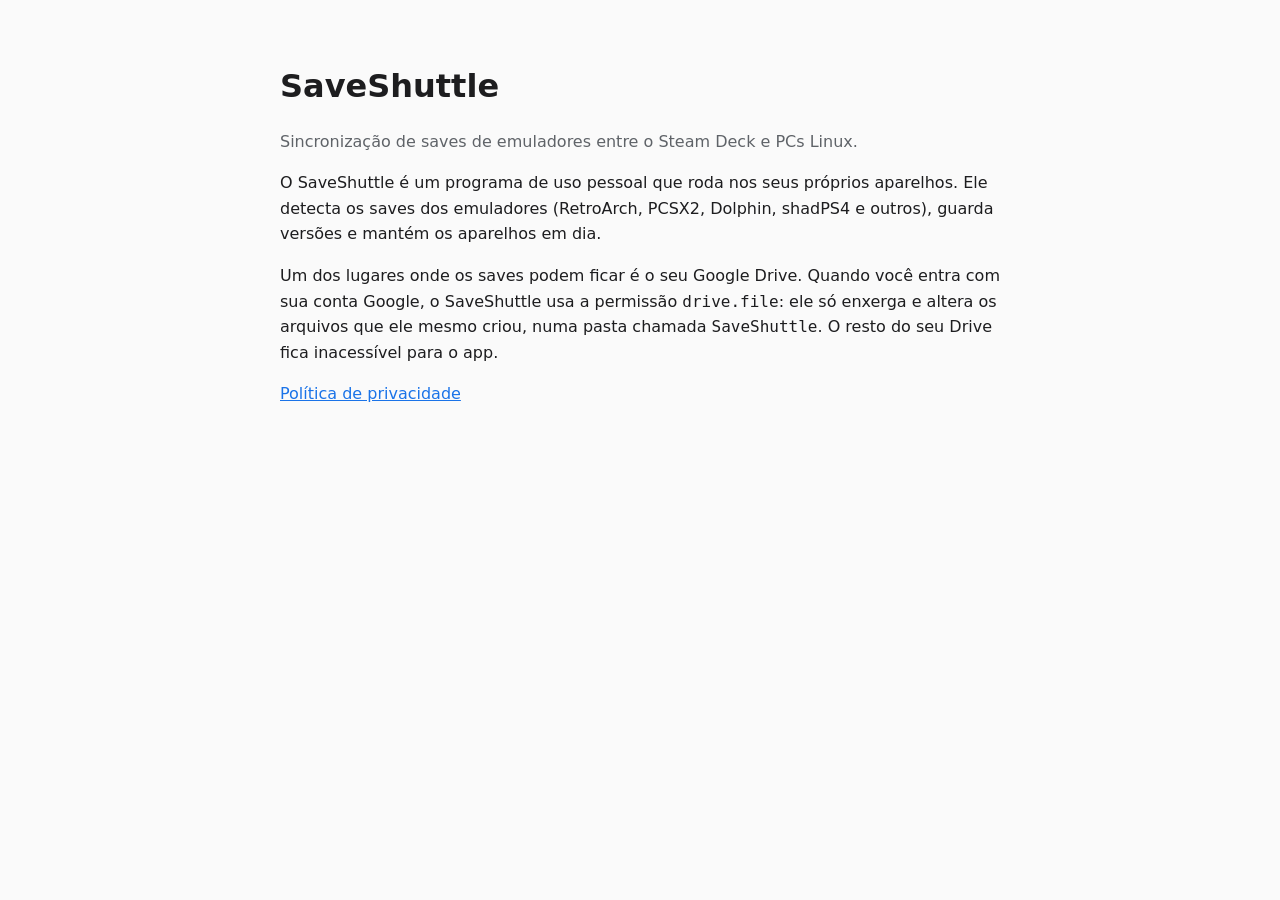
<file: index.html>
<!doctype html>
<html lang="pt-BR"><head><meta charset="utf-8"><meta name="viewport" content="width=device-width,initial-scale=1">
<title>SaveShuttle</title><link rel="stylesheet" href="style.css"></head><body>
<h1>SaveShuttle</h1>
<p class="muted">Sincronização de saves de emuladores entre o Steam Deck e PCs Linux.</p>
<p>O SaveShuttle é um programa de uso pessoal que roda nos seus próprios aparelhos. Ele detecta os saves dos emuladores (RetroArch, PCSX2, Dolphin, shadPS4 e outros), guarda versões e mantém os aparelhos em dia.</p>
<p>Um dos lugares onde os saves podem ficar é o seu Google Drive. Quando você entra com sua conta Google, o SaveShuttle usa a permissão <code>drive.file</code>: ele só enxerga e altera os arquivos que ele mesmo criou, numa pasta chamada <code>SaveShuttle</code>. O resto do seu Drive fica inacessível para o app.</p>
<p><a href="privacy.html">Política de privacidade</a></p>
</body></html>
</file>
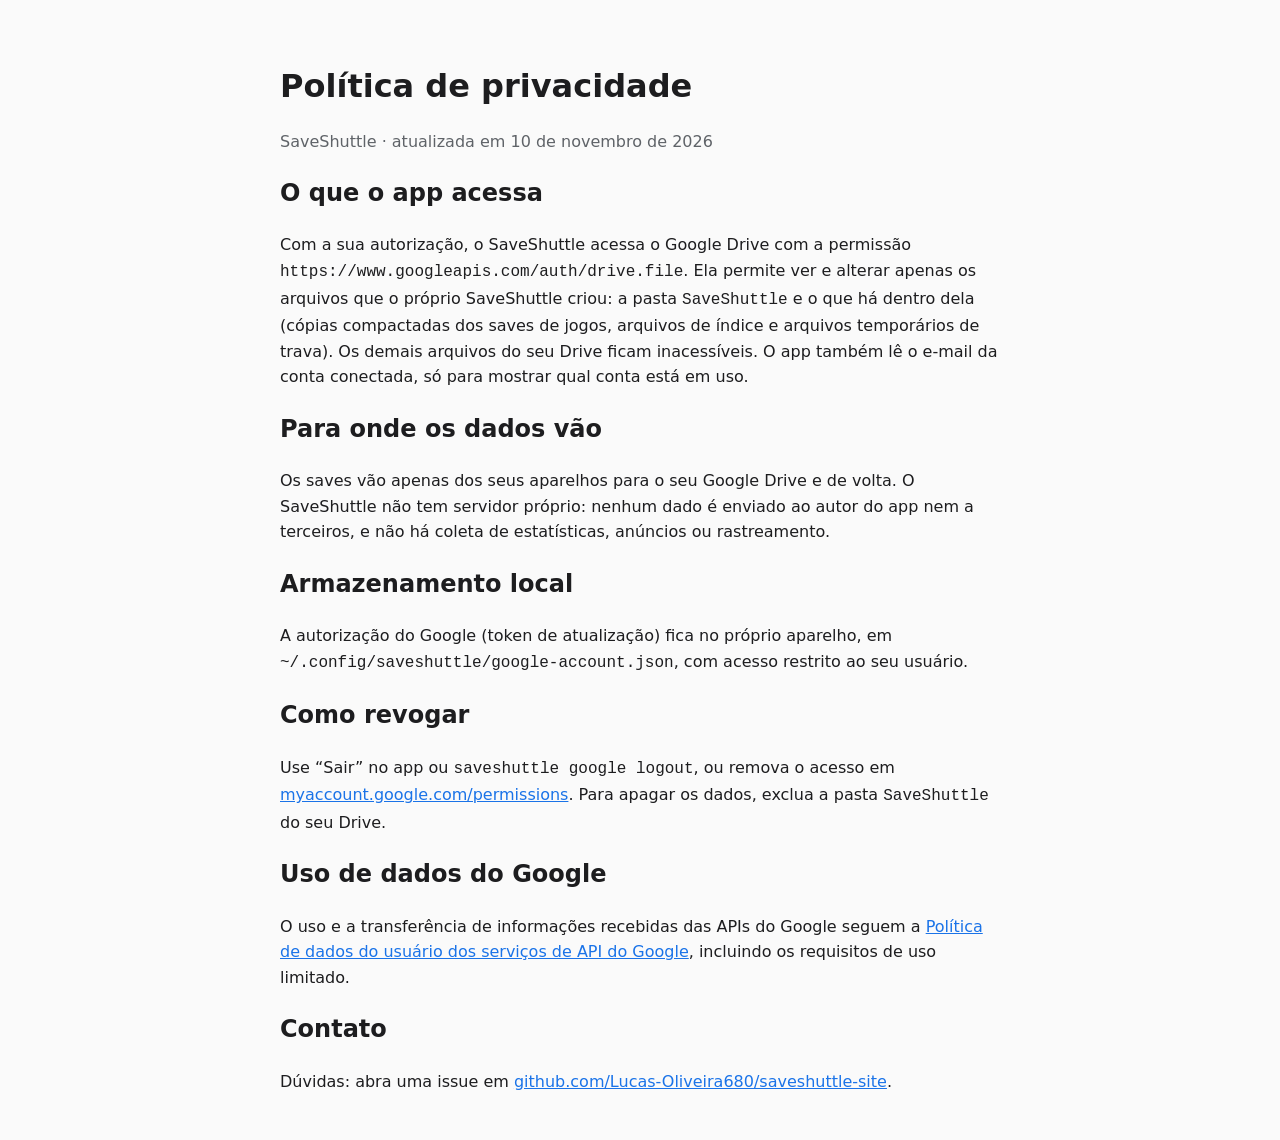
<file: privacy.html>
<!doctype html>
<html lang="pt-BR"><head><meta charset="utf-8"><meta name="viewport" content="width=device-width,initial-scale=1">
<title>Privacidade do SaveShuttle</title><link rel="stylesheet" href="style.css"></head><body>
<h1>Política de privacidade</h1>
<p class="muted">SaveShuttle · atualizada em 10 de novembro de 2026</p>
<h2>O que o app acessa</h2>
<p>Com a sua autorização, o SaveShuttle acessa o Google Drive com a permissão <code>https://www.googleapis.com/auth/drive.file</code>. Ela permite ver e alterar apenas os arquivos que o próprio SaveShuttle criou: a pasta <code>SaveShuttle</code> e o que há dentro dela (cópias compactadas dos saves de jogos, arquivos de índice e arquivos temporários de trava). Os demais arquivos do seu Drive ficam inacessíveis. O app também lê o e-mail da conta conectada, só para mostrar qual conta está em uso.</p>
<h2>Para onde os dados vão</h2>
<p>Os saves vão apenas dos seus aparelhos para o seu Google Drive e de volta. O SaveShuttle não tem servidor próprio: nenhum dado é enviado ao autor do app nem a terceiros, e não há coleta de estatísticas, anúncios ou rastreamento.</p>
<h2>Armazenamento local</h2>
<p>A autorização do Google (token de atualização) fica no próprio aparelho, em <code>~/.config/saveshuttle/google-account.json</code>, com acesso restrito ao seu usuário.</p>
<h2>Como revogar</h2>
<p>Use “Sair” no app ou <code>saveshuttle google logout</code>, ou remova o acesso em <a href="https://myaccount.google.com/permissions">myaccount.google.com/permissions</a>. Para apagar os dados, exclua a pasta <code>SaveShuttle</code> do seu Drive.</p>
<h2>Uso de dados do Google</h2>
<p>O uso e a transferência de informações recebidas das APIs do Google seguem a <a href="https://developers.google.com/terms/api-services-user-data-policy">Política de dados do usuário dos serviços de API do Google</a>, incluindo os requisitos de uso limitado.</p>
<h2>Contato</h2>
<p>Dúvidas: abra uma issue em <a href="https://github.com/Lucas-Oliveira680/saveshuttle-site/issues">github.com/Lucas-Oliveira680/saveshuttle-site</a>.</p>
</body></html>
</file>
<file: style.css>
:root{--bg:#fafafa;--fg:#1d1d1f;--muted:#5f6368;--accent:#1a73e8}
@media (prefers-color-scheme:dark){:root{--bg:#161618;--fg:#ececec;--muted:#a0a0a8;--accent:#8ab4f8}}
body{background:var(--bg);color:var(--fg);font:16px/1.6 system-ui,sans-serif;max-width:720px;margin:0 auto;padding:40px 16px}
a{color:var(--accent)}h1{margin-bottom:4px}.muted{color:var(--muted)}
</file>
